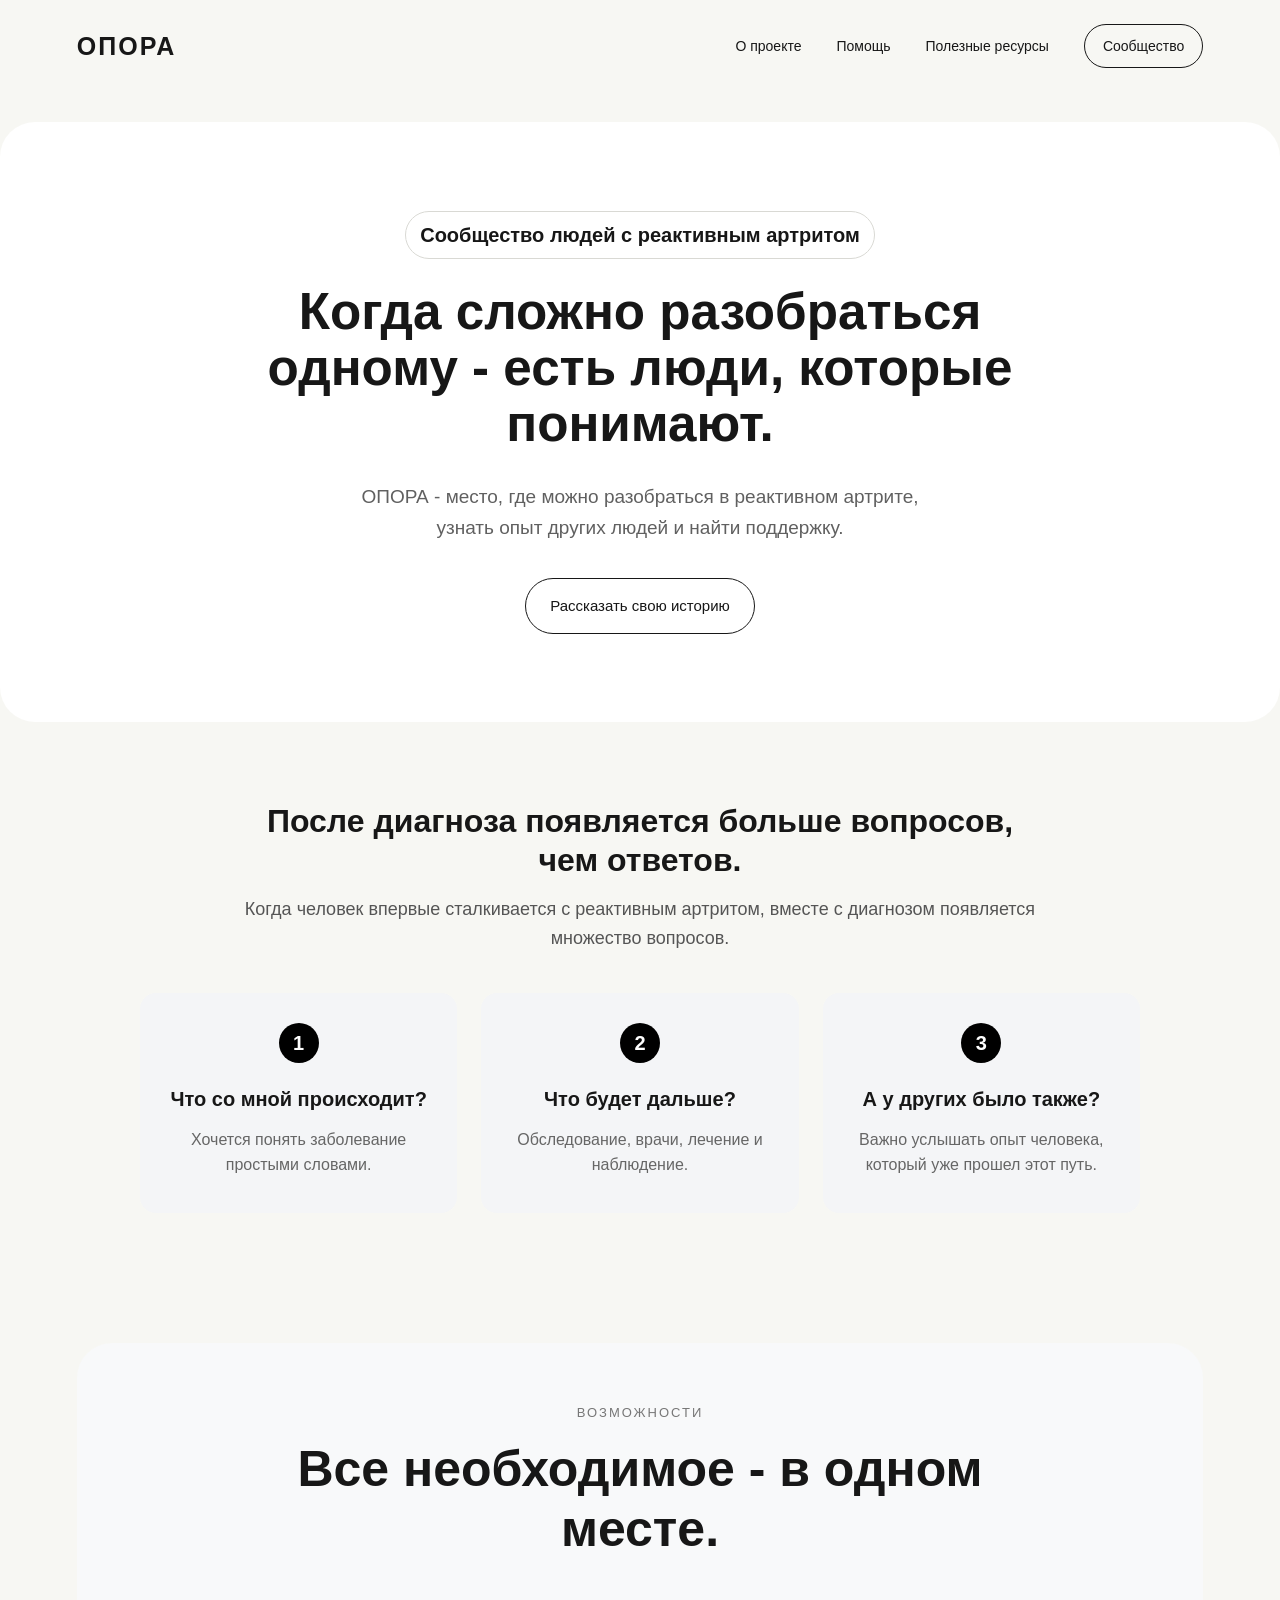
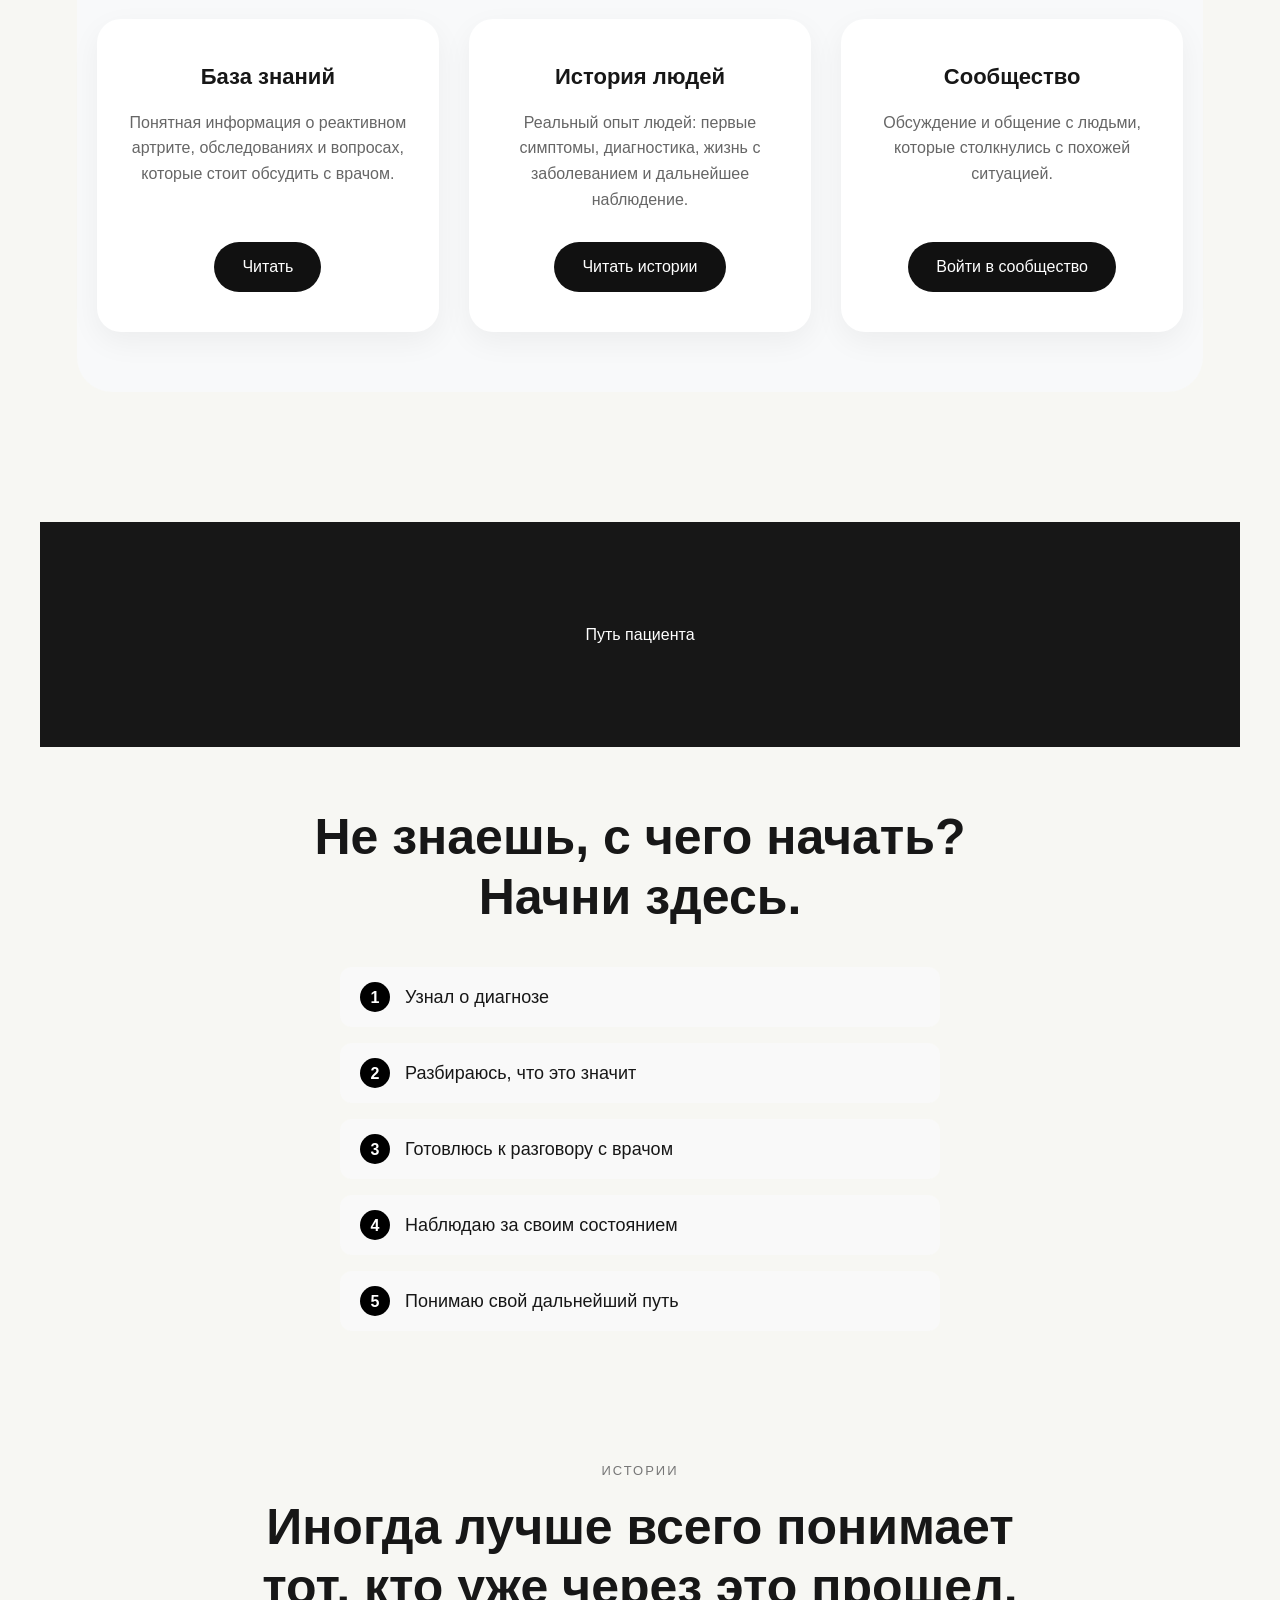
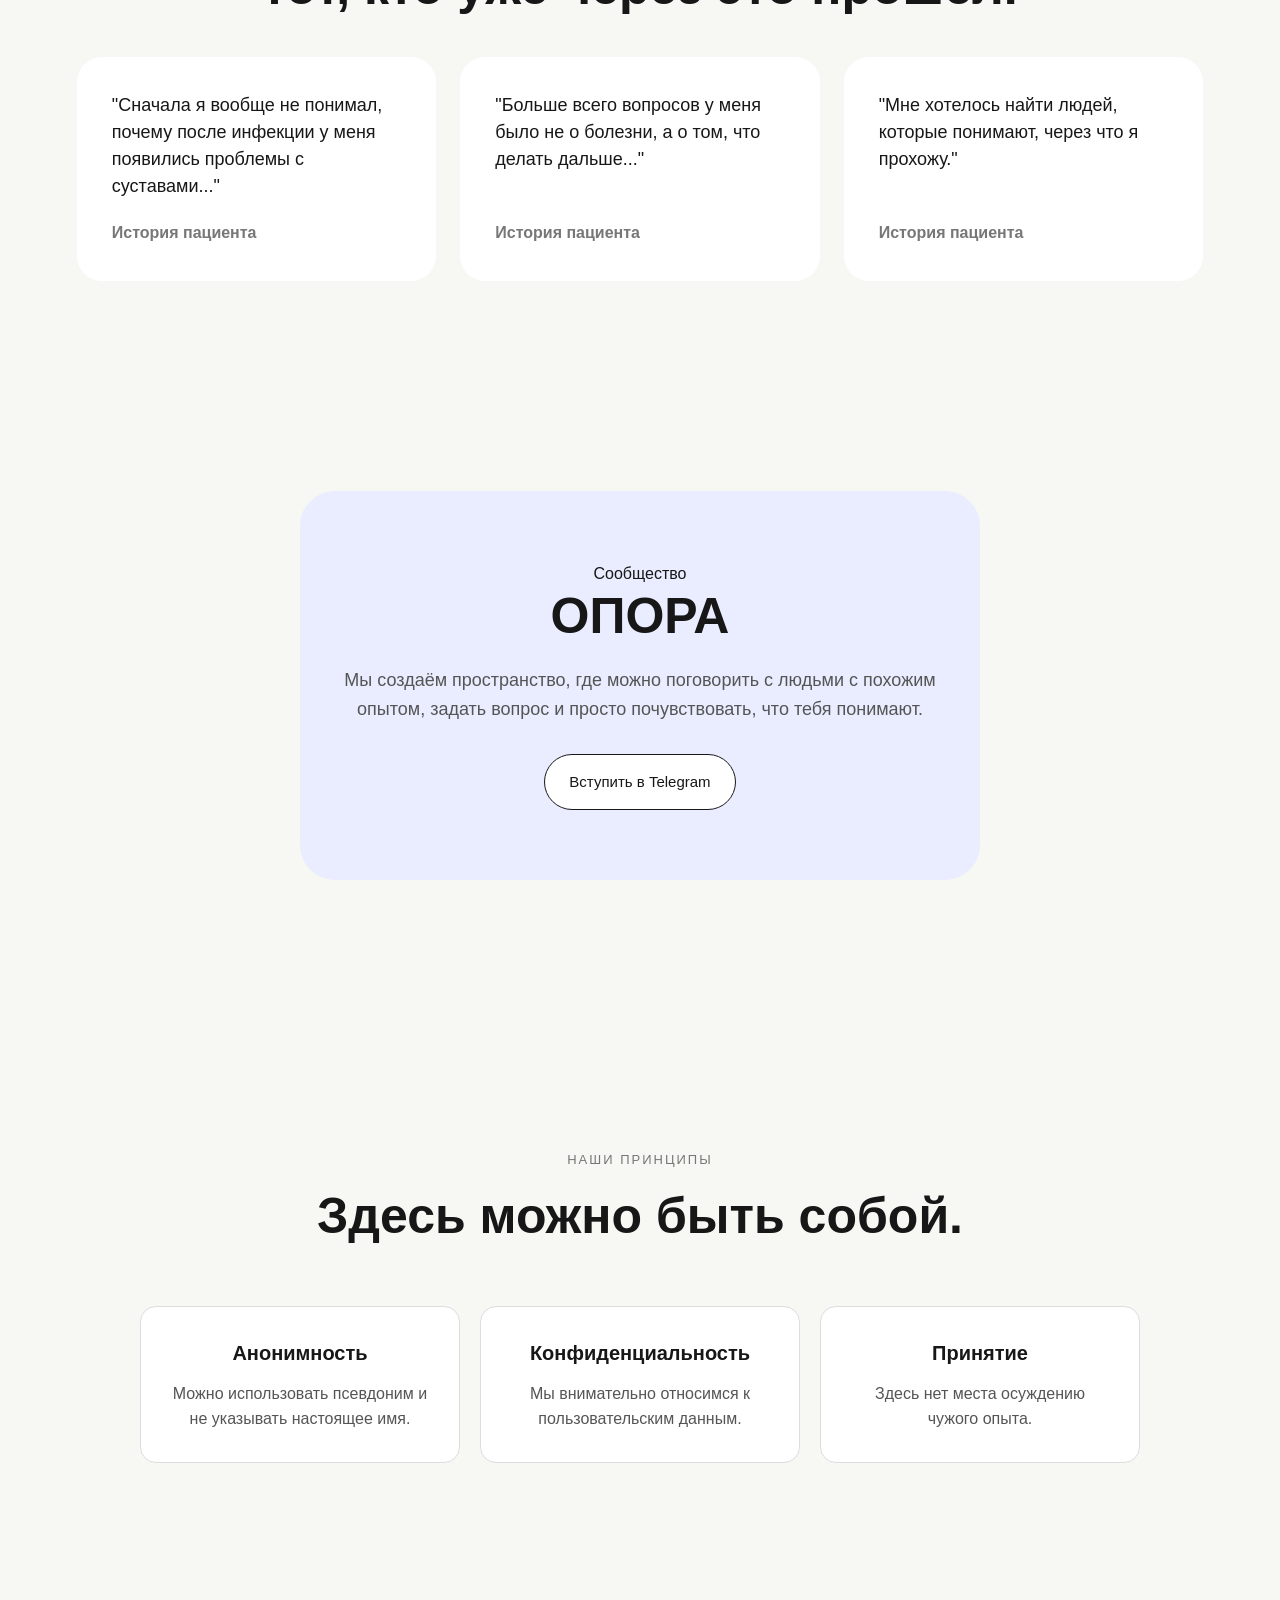
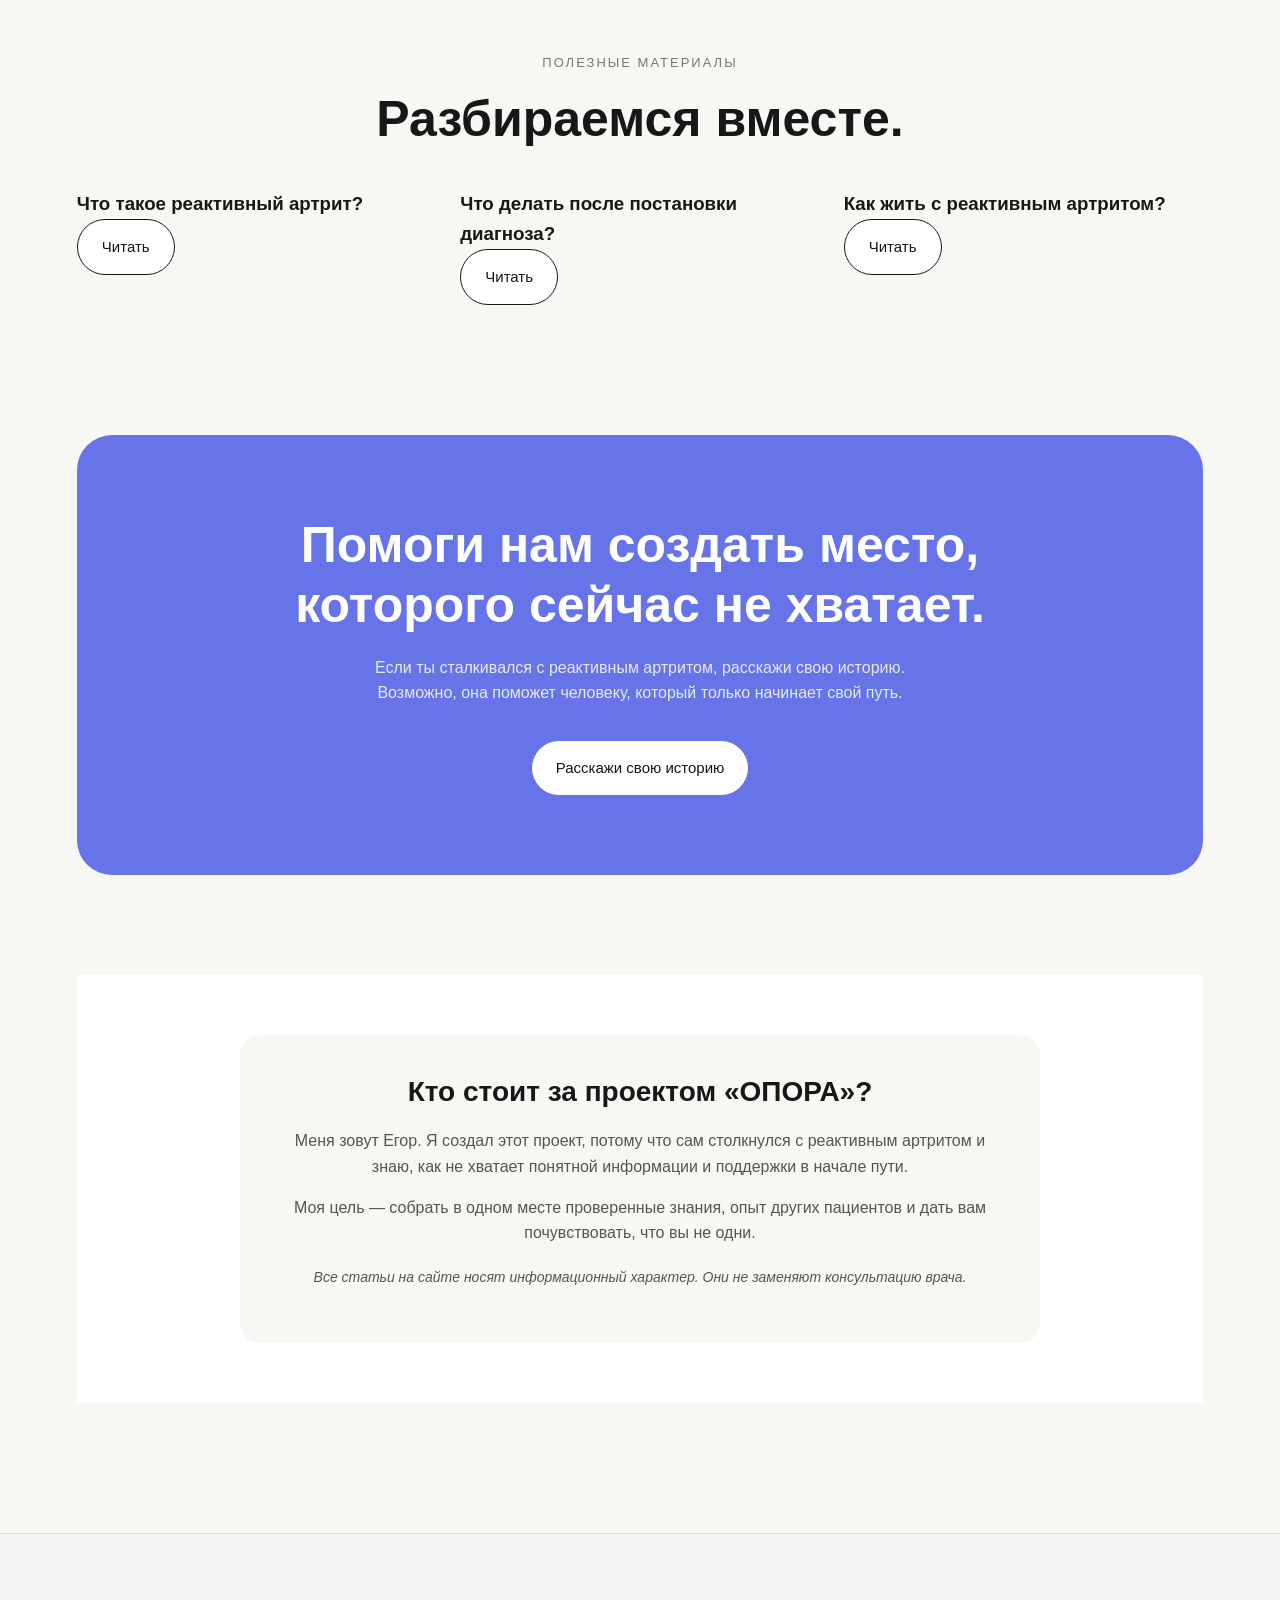
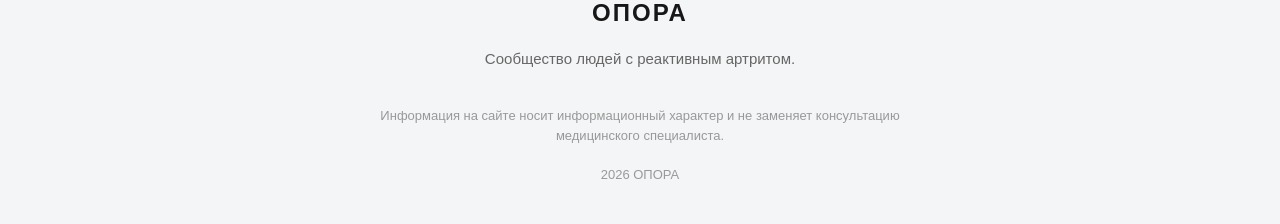
<file: index.html>
<!DOCTYPE html>
<html lang="ru">
<head>
    <meta charset="UTF-8">
    <meta name="viewport" content="width=device-width, initial-scale=1.0">
    <title>ОПОРА - сообщество с реактивным артритом</title>
    <meta name="google-site-verification" content="yNBY73GwrA-b8VcNgQuruRqRYOuj9ITaqCFQz0bScTw"/>
    <link rel="stylesheet" type="text/css" href="styles.css"/>
    <meta name="yandex-verification" content="6aac1a372d740d23" /> 
</head>
<body>

    <header>
        <a href="#" class="logo">ОПОРА</a>
        <nav>
            <a href="#about">О проекте</a>
            <a href="#help">Помощь</a>
            <a href="#articles">Полезные ресурсы</a>
            <a href="#community" class="header-button">Сообщество</a>
        </nav>
    </header>

    <main>
        
        <section class="hero">
            <div class="hero-text">
                <span class="small-label">Сообщество людей с реактивным артритом</span>
                <h1>Когда сложно разобраться одному - есть люди, которые понимают.</h1>
                <p>ОПОРА - место, где можно разобраться в реактивном артрите, узнать опыт других людей и найти поддержку.</p>
                <div class="buttons"> 
                    <a href="https://docs.google.com/forms/d/e/1FAIpQLSesxdJMpG9oDxr1cmY-q9l3NZNkHEsaygAc7LTZ16sD2tZNZA/viewform?usp=publish-editor" class="button button-dark">Рассказать свою историю</a>
                </div>
            </div>
        </section>

        
        <section class="why-opora" id="why-opora">
            <div class="why-content">
                <div class="why-text">
                    <h2>После диагноза появляется больше вопросов, чем ответов.</h2>
                    <p>Когда человек впервые сталкивается с реактивным артритом, вместе с диагнозом появляется множество вопросов.</p>
                </div>
                
                <div class="problem-grid">
                    <div class="problem-card">
                        <div class="number">1</div>           
                        <h3>Что со мной происходит?</h3>
                        <p>Хочется понять заболевание простыми словами.</p>
                    </div>
                    <div class="problem-card">
                        <div class="number">2</div>          
                        <h3>Что будет дальше?</h3>
                        <p>Обследование, врачи, лечение и наблюдение.</p>
                    </div>
                    <div class="problem-card">
                        <div class="number">3</div>
                        <h3>А у других было также?</h3>
                        <p>Важно услышать опыт человека, который уже прошел этот путь.</p>
                    </div>
                </div>
            </div>
        </section>

        
        <section id="help">
            <div class="section-label">Возможности</div>
            <h2>Все необходимое - в одном месте.</h2>

            <div class="features">
                
                <div class="feature">
                    <h3>База знаний</h3>
                    <p>Понятная информация о реактивном артрите, обследованиях и вопросах, которые стоит обсудить с врачом.</p>
                    <a href="#articles" class="feature-link">Читать</a>
                </div>

                
                <div class="feature">
                    <h3>История людей</h3>
                    <p>Реальный опыт людей: первые симптомы, диагностика, жизнь с заболеванием и дальнейшее наблюдение.</p>
                    <a href="#stories" class="feature-link">Читать истории</a>
                </div>

                
                <div class="feature">
                    <h3>Сообщество</h3>
                    <p>Обсуждение и общение с людьми, которые столкнулись с похожей ситуацией.</p>
                    <a href="#community" class="feature-link">Войти в сообщество</a>
                </div>
            </div>
        </section>

        
        <section id="patient-path">
            <div class="dark-section">
                <div class="dark-inner">
                    <div class="small-label">Путь пациента</div>
                </div>
            </div>
            <h2 class="path-title">Не знаешь, с чего начать? Начни здесь.</h2>
            
            <div class="path-list">
                <div class="path-item">
                    <span class="path-number">1</span>
                    <strong>Узнал о диагнозе</strong>
                </div>
                <div class="path-item">
                    <span class="path-number">2</span>
                    <strong>Разбираюсь, что это значит</strong>
                </div>
                <div class="path-item">
                    <span class="path-number">3</span>
                    <strong>Готовлюсь к разговору с врачом</strong>
                </div>
                <div class="path-item">
                    <span class="path-number">4</span>
                    <strong>Наблюдаю за своим состоянием</strong>
                </div>
                <div class="path-item">
                    <span class="path-number">5</span>
                    <strong>Понимаю свой дальнейший путь</strong>
                </div>
            </div>
        </section>

        
        <section id="stories"> 
            <div class="section-label">Истории</div>
            <h2>Иногда лучше всего понимает тот, кто уже через это прошел.</h2>

            <div class="stories">
                <div class="story">
                    <p>"Сначала я вообще не понимал, почему после инфекции у меня появились проблемы с суставами..."</p>
                    <div class="story-button">История пациента</div>
                </div>

                <div class="story">
                    <p>"Больше всего вопросов у меня было не о болезни, а о том, что делать дальше..."</p>
                    <div class="story-button">История пациента</div>
                </div>

                <div class="story">
                    <p>"Мне хотелось найти людей, которые понимают, через что я прохожу."</p>
                    <div class="story-button">История пациента</div>
                </div>
            </div>
        </section>

        
        <section id="community" class="community-section">
            <div class="community">
                <div class="community-text">
                    <div class="community-label">Сообщество</div>
                    <h2>ОПОРА</h2>
                    <p>Мы создаём пространство, где можно поговорить с людьми с похожим опытом, задать вопрос и просто почувствовать, что тебя понимают.</p>
                    <a href="https://t.me/+QCYAN31FMyE4MDVi" class="button button-dark" target="_blank" rel="noopener noreferrer">Вступить в Telegram</a>
                </div>
            </div>
        </section>

        
        <section class="safety-section"> 
            <div class="section-label">Наши принципы</div>
            <h2>Здесь можно быть собой.</h2>

            <div class="safety-grid">
                <div class="safety-card">
                    <h3>Анонимность</h3>
                    <p>Можно использовать псевдоним и не указывать настоящее имя.</p>
                </div>
                
                <div class="safety-card">
                    <h3>Конфиденциальность</h3>
                    <p>Мы внимательно относимся к пользовательским данным.</p>
                </div>

                <div class="safety-card">
                    <h3>Принятие</h3>
                    <p>Здесь нет места осуждению чужого опыта.</p>
                </div>
            </div>
        </section>

        <section id="articles">
            <div class="section-label">Полезные материалы</div>
            <h2>Разбираемся вместе.</h2>
            
            <div class="articles">
                <article class="article">
                    <h3>Что такое реактивный артрит?</h3>
                    <a href="disease.html" class="button">Читать</a>
                </article>

                <article class="article">
                    <h3>Что делать после постановки диагноза?</h3>
                    <a href="diagnosis.html" class="button">Читать</a>
                </article>

                <article class="article">
                    <h3>Как жить с реактивным артритом?</h3>
                    <a href="symptoms.html" class="button">Читать</a>
                </article>
            </div>
        </section>

        
        <section class="final-cta" id="story">
            <h2>Помоги нам создать место, которого сейчас не хватает.</h2>
            <p>Если ты сталкивался с реактивным артритом, расскажи свою историю. Возможно, она поможет человеку, который только начинает свой путь.</p>
            <a href="#" class="button">Расскажи свою историю</a>
        </section>

    </main>

    
<section class="about-author">
    <div class="author-card">
        <div class="author-info">
            <h2>Кто стоит за проектом «ОПОРА»?</h2>
            <p>Меня зовут Егор. Я создал этот проект, потому что сам столкнулся с реактивным артритом и знаю, как не хватает понятной информации и поддержки в начале пути.</p>
            <p>Моя цель — собрать в одном месте проверенные знания, опыт других пациентов и дать вам почувствовать, что вы не одни.</p>
            <p class="disclaimer">Все статьи на сайте носят информационный характер. Они не заменяют консультацию врача.</p>
        </div>
    </div>
</section>

    
    <footer>
        <div class="footer-logo">ОПОРА</div>
        <div class="footer-text">Сообщество людей с реактивным артритом.</div>
        <div class="footer-disclaimer">
            Информация на сайте носит информационный характер и не заменяет консультацию медицинского специалиста.
            <br><br>
            2026 ОПОРА
        </div>
    </footer>

</body>
</html>
</file>
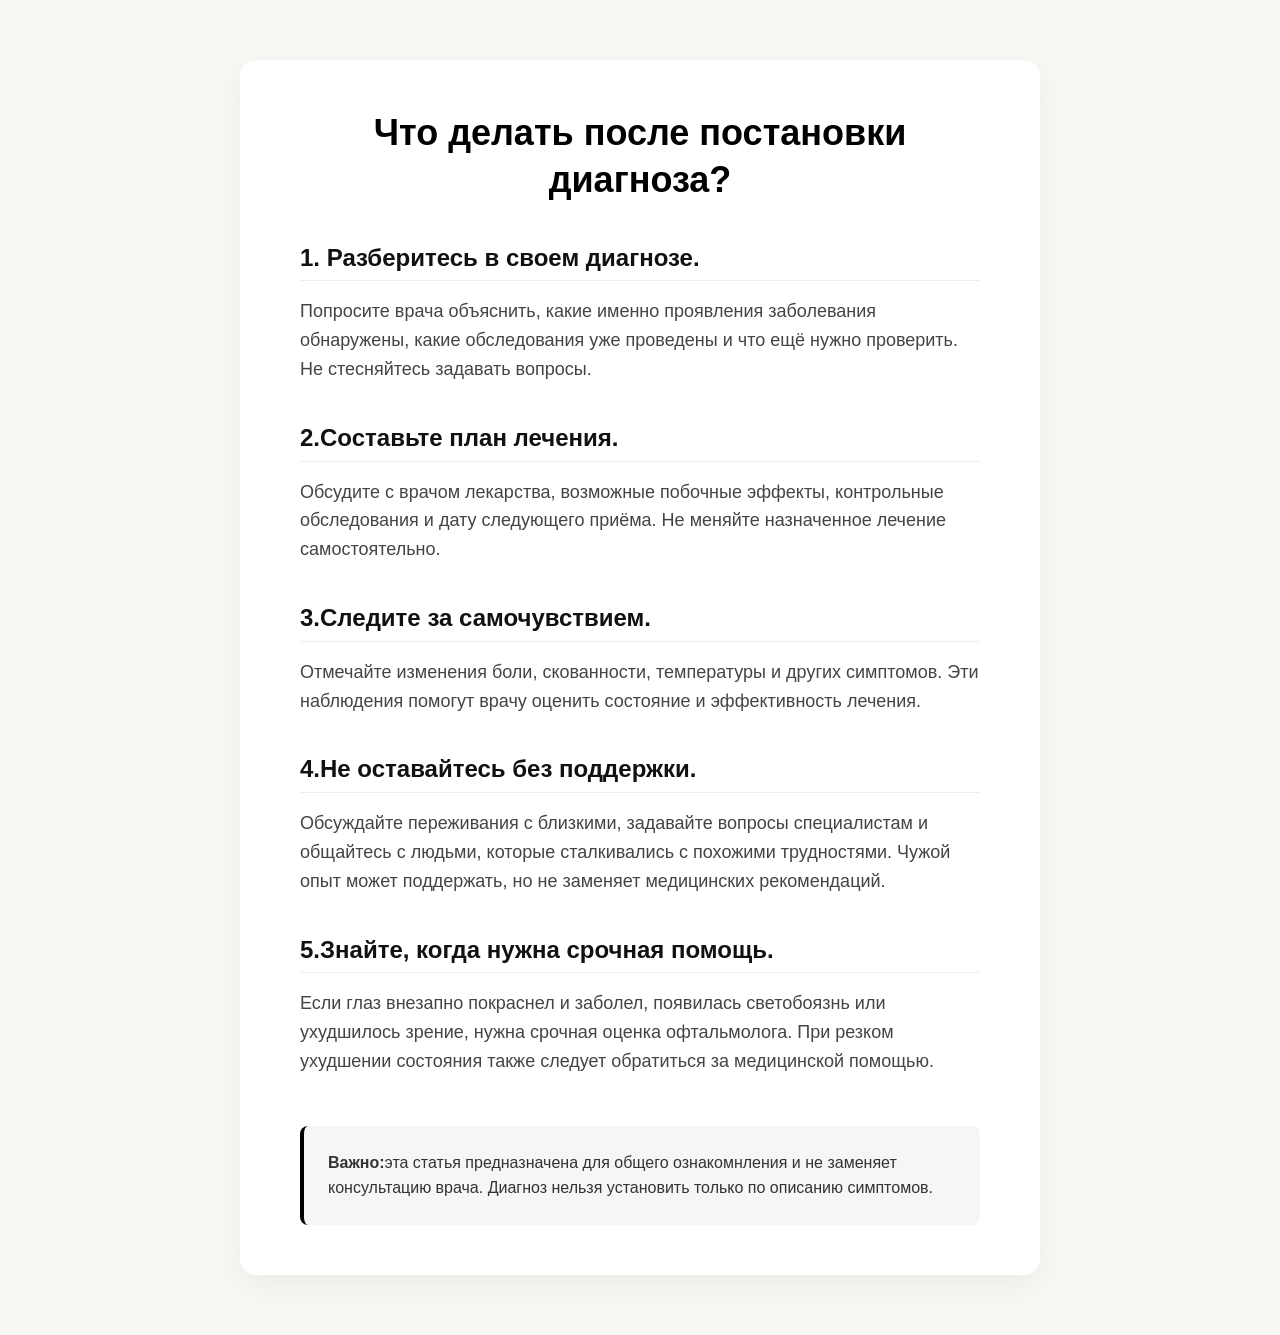
<file: diagnosis.html>
<!DOCTYPE html>
<html lang="ru">
<head>
    <meta charset="UTF-8">
    <meta name="viewport" content="width=device-width, initial-scale=1.0">
    <title>Что делать после постановки диагноза - Опора</title>
    <link rel="stylesheet" type="text/css" href="styles.css"/>
</head>
<body>
    <main class="article-container">
<h1>Что делать после постановки диагноза?</h1>

    <div class="article-content">
     <h2>1. Разберитесь в своем диагнозе.</h2>
     <p>Попросите врача объяснить, какие именно проявления заболевания обнаружены, какие обследования уже проведены и что ещё нужно проверить. Не стесняйтесь задавать вопросы.</p>

     <h2>2.Составьте план лечения.</h2>
     <p>Обсудите с врачом лекарства, возможные побочные эффекты, контрольные обследования и дату следующего приёма. Не меняйте назначенное лечение самостоятельно.</p>

     <h2>3.Следите за самочувствием.</h2>
     <p>Отмечайте изменения боли, скованности, температуры и других симптомов. Эти наблюдения помогут врачу оценить состояние и эффективность лечения.</p>

     <h2>4.Не оставайтесь без поддержки.</h2>
     <p>Обсуждайте переживания с близкими, задавайте вопросы специалистам и общайтесь с людьми, которые сталкивались с похожими трудностями. Чужой опыт может поддержать, но не заменяет медицинских рекомендаций.</p>

     <h2>5.Знайте, когда нужна срочная помощь.</h2>
     <p>Если глаз внезапно покраснел и заболел, появилась светобоязнь или ухудшилось зрение, нужна срочная оценка офтальмолога. При резком ухудшении состояния также следует обратиться за медицинской помощью.</p>
    
     <div class="note-box">
        <strong>Важно:</strong>эта статья предназначена для общего ознакомнления и не заменяет консультацию врача. Диагноз нельзя установить только по описанию симптомов.
     </div>
</div>
</main>

</body>
</html>
</file>
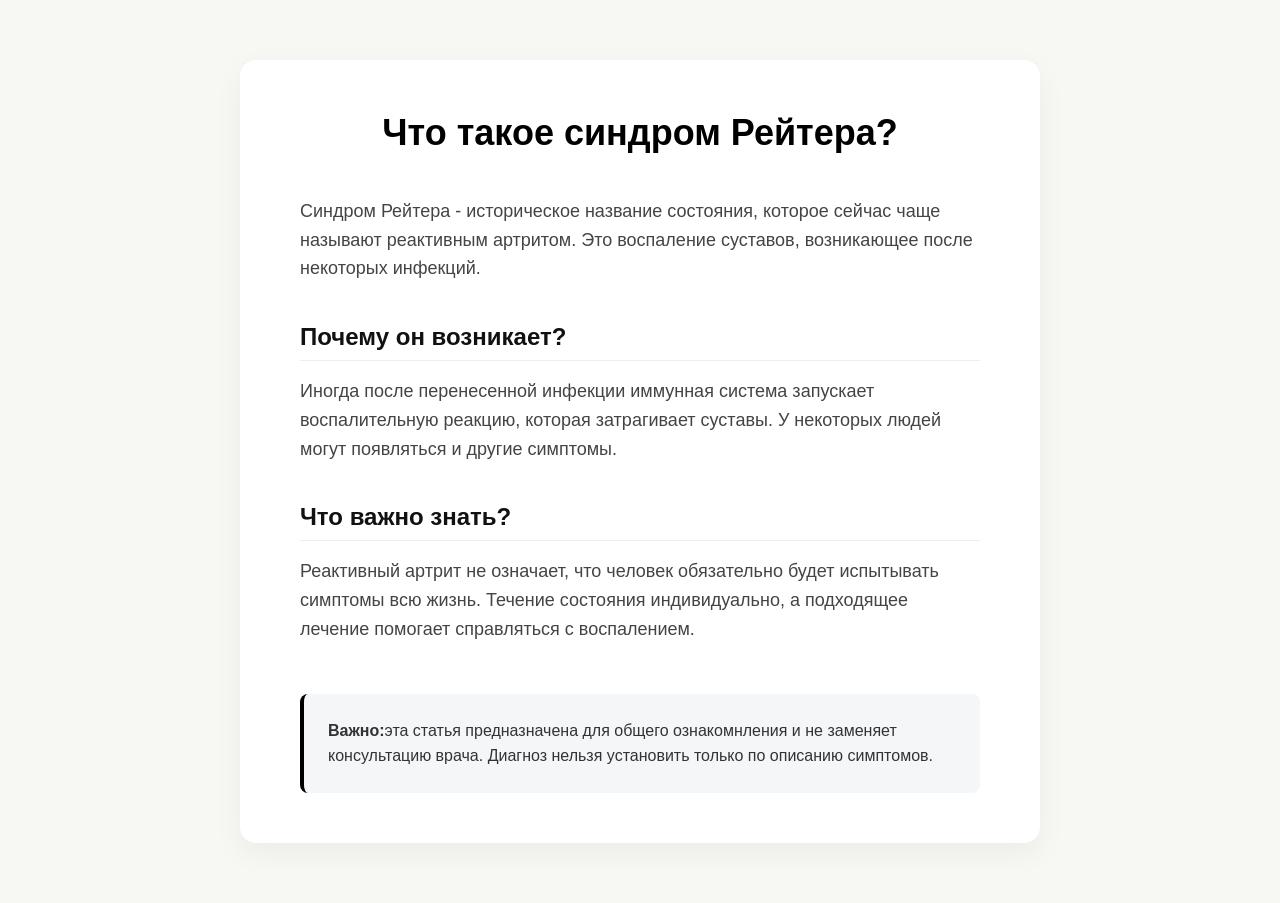
<file: disease.html>
<!DOCTYPE html>
<html lang="ru">
<head>
    <meta charset="UTF-8">
    <meta name="viewport" content="width=device-width, initial-scale=1.0">
    <title>Что такое синдром Рейтера - Опора</title>
    <link rel="stylesheet" type="text/css" href="styles.css"/>
</head>
<body>
    <main class="article-container">

<h1>Что такое синдром Рейтера?</h1>
<div class="article-content">
    <p>Синдром Рейтера - историческое название состояния, которое сейчас чаще называют реактивным артритом. Это воспаление суставов, возникающее после некоторых инфекций.</p>

     <h2>Почему он возникает?</h2>
     <p>Иногда после перенесенной инфекции иммунная система запускает воспалительную реакцию, которая затрагивает суставы. У некоторых людей могут появляться и другие симптомы.</p>

     <h2>Что важно знать?</h2>
     <p>Реактивный артрит не означает, что человек обязательно будет испытывать симптомы всю жизнь. Течение состояния индивидуально, а подходящее лечение помогает справляться с воспалением.</p>

    <div class="note-box">
        <strong>Важно:</strong>эта статья предназначена для общего ознакомнления и не заменяет консультацию врача. Диагноз нельзя установить только по описанию симптомов.
     </div>
</div>
    </main>
</body>
</html>
</file>
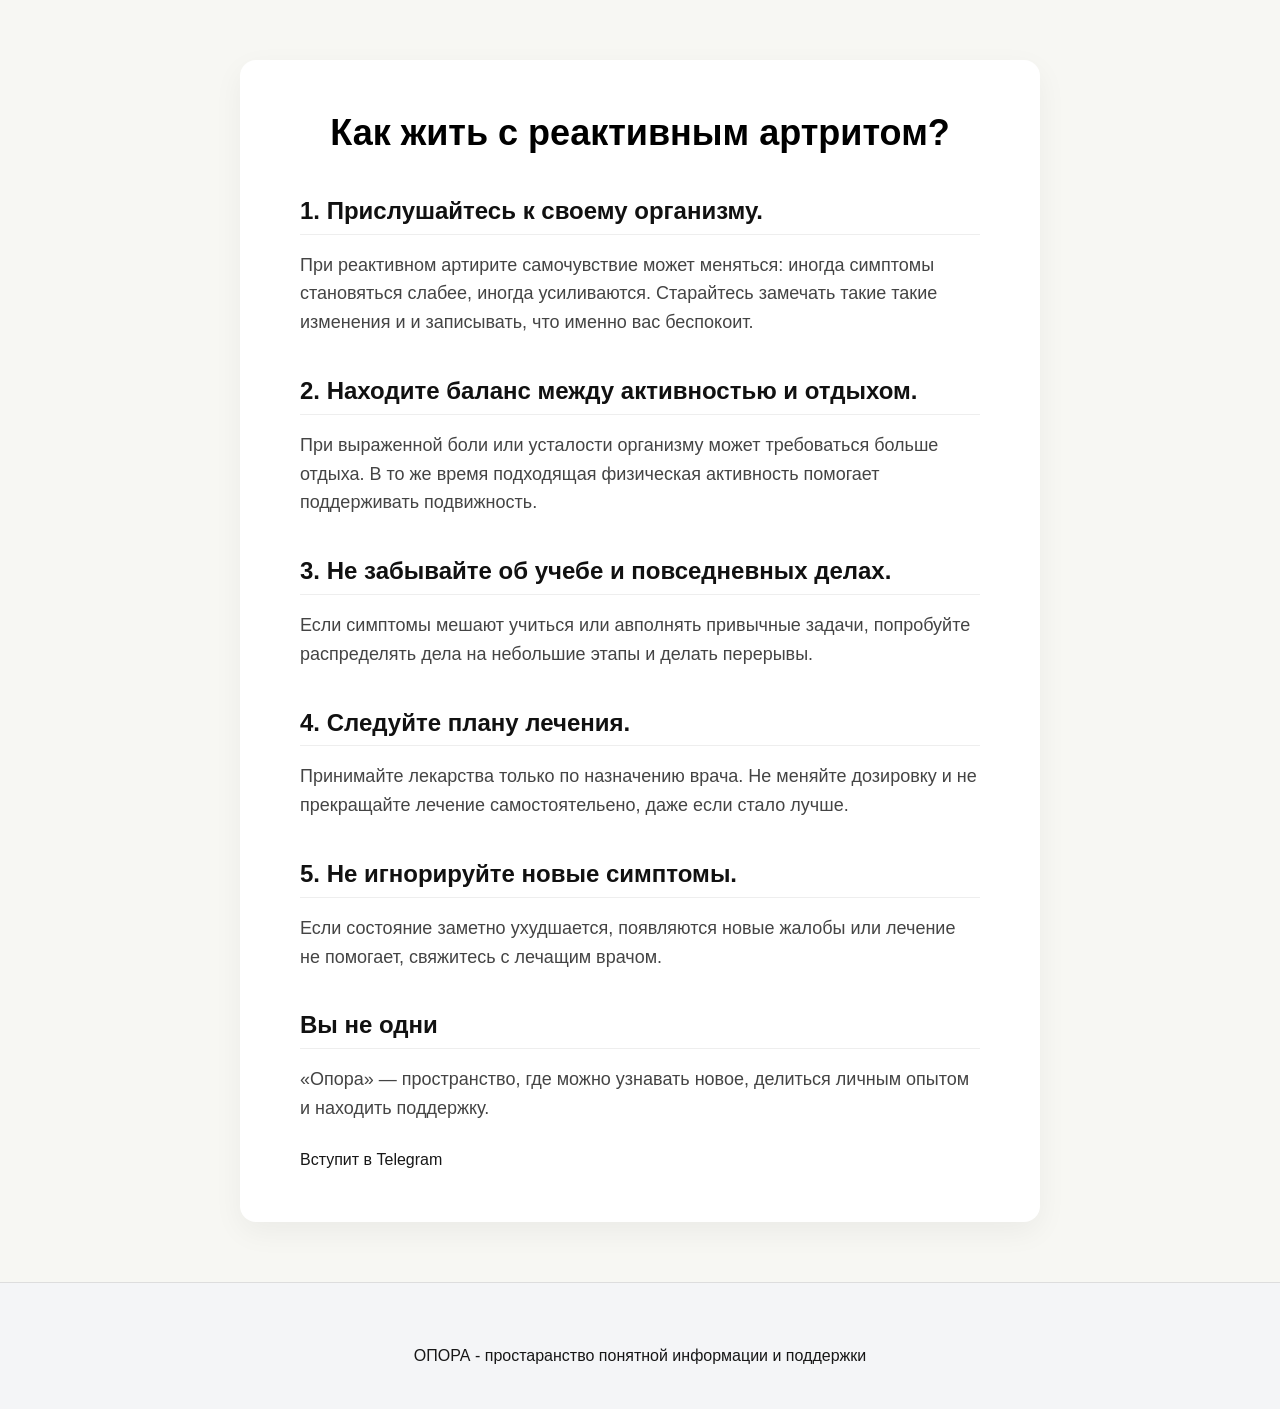
<file: symptoms.html>
<!DOCTYPE html>
<html lang="ru">
<head>
    <meta charset="UTF-8">
    <meta name="viewport" content="width=device-width, initial-scale=1.0">
    <title>Как жить с реактивным артритом - Опора</title>
    <link rel="stylesheet" type="text/css" href="styles.css"/>
</head>
<body>
    <main class="article-container">

<h1>Как жить с реактивным артритом?</h1>
<div class="article">
    <div class="article-content">
     <h2>1. Прислушайтесь к своему организму.</h2>
     <p>При реактивном артирите самочувствие может меняться: иногда симптомы становяться слабее, иногда усиливаются. Старайтесь замечать такие такие изменения и и записывать, что именно вас беспокоит.</p>

     <h2>2. Находите баланс между активностью и отдыхом.</h2>
     <p>При выраженной боли или усталости организму может требоваться больше отдыха. В то же время подходящая физическая активность помогает поддерживать подвижность.</p>

     <h2>3. Не забывайте об учебе и повседневных делах.</h2>
     <p>Если симптомы мешают учиться или авполнять привычные задачи, попробуйте распределять дела на небольшие этапы и делать перерывы.</p>

     <h2>4. Следуйте плану лечения.</h2>
     <p>Принимайте лекарства только по назначению врача. Не меняйте дозировку и не прекращайте лечение самостоятельено, даже если стало лучше.</p>

     <h2>5. Не игнорируйте новые симптомы.</h2>
     <p>Если состояние заметно ухудшается, появляются новые жалобы или лечение не помогает, свяжитесь с лечащим врачом.</p>

    <div class="community-box">
        <h2>Вы не одни</h2>
        <p>«Опора» — пространство, где можно узнавать новое, делиться личным опытом и находить поддержку.</p>
   <a href="https://t.me/+QCYAN31FMyE4MDVi" class="batton" target="_blank" rel="noopener njreferrer">Вступит в Telegram</a>
</div>
    </div>
</main>
<footer>ОПОРА - простаранство понятной информации и поддержки</footer>
</body>
</html>
</file>
<file: styles.css>
* {
    box-sizing: border-box;
    margin: 0;
    padding: 0;
}

html {
    scroll-behavior: smooth;
}

body {
    font-family: Arial, Helvetica, sans-serif;
    background: #f7f7f3;
    color: #171717;
    line-height: 1.6;
}

a {
    color: inherit;
    text-decoration: none;
}

img {
    max-width: 100%;
    display: block;
}


header {
    width: 100%;
    padding: 24px 6%;
    display: flex;
    justify-content: space-between;
    align-items: center;
    background: #f7f7f3;
}

.logo {
    font-size: 25px;
    font-weight: 800;
    letter-spacing: 2px;
}

nav {
    display: flex;
    gap: 35px;
    align-items: center;
    font-size: 14px;
}

nav a:hover {
    opacity: 0.5;
}

.header-button {
    border: 1px solid #171717;
    padding: 10px 18px;
    border-radius: 30px;
}


section {
    width: 88%;
    max-width: 1200px;
    margin: 0 auto 130px;
    display: flex;
    flex-direction: column;
    align-items: center; 
}

.section-label {
    font-size: 13px;
    text-transform: uppercase;
    letter-spacing: 2px;
    color: #777;
    margin-bottom: 15px;
    text-align: center;
}

h1 {
    font-size: clamp(36px, 4vw, 60px);
    line-height: 1.1;
    margin-bottom: 30px;
}

h2 {
    font-size: clamp(32px, 4vw, 50px);
    line-height: 1.2;
    margin-bottom: 40px;
    text-align: center;
    max-width: 800px;
}

.button {
    display: inline-block;
    padding: 15px 24px;
    border-radius: 30px;
    border: 1px solid #171717;
    font-size: 15px;
    transition: 0.2s;
    background: white;
    text-align: center;
}

.button:hover {
    transform: translateY(-2px);
}

.button-dark {
    background: white;
    color: #171717;
    border: 1px solid #171717
}


.hero {
    width: 100%;
    max-width: 1400px;
    margin: 30px auto 80px;
    padding: 60px 20px;
    min-height: 600px;
    border-radius: 35px;
    background: white;
    display: flex;
    justify-content: center;
    align-items: center;
    overflow: hidden;
}

.hero-text {
    width: 100%;
    max-width: 800px;
    display: flex;
    flex-direction: column;
    align-items: center;
    text-align: center;
}

.hero-text .small-label {
    display: inline-block;
    border: 1px solid #d9d9d4;
    padding: 7px 14px;
    border-radius: 30px;
    font-size: 20px;
    font-weight: 700;
    margin-bottom: 25px;
}

.hero-text h1 {
    max-width: 750px;
}

.hero-text p {
    max-width: 600px;
    font-size: 19px;
    color: #606060;
    margin-bottom: 35px;
}

.buttons {
    display: flex;
    justify-content: center;
    gap: 12px;
    flex-wrap: wrap;
}


.why-content {
    width: 100%;
    max-width: 1000px;
    display: flex;
    flex-direction: column;
    align-items: center;
    text-align: center;
}

.why-text {
    max-width: 800px;
    margin-bottom: 40px;
}

.why-text h2 {
    font-size: 32px;
    margin-bottom: 16px;
}

.why-text p {
    font-size: 18px;
    color: #555;
}

.problem-grid {
    display: grid;
    grid-template-columns: repeat(auto-fit, minmax(280px, 1fr));
    gap: 24px;
    width: 100%;
    justify-content: center;
}

.problem-card {
    background: #f4f5f7;
    border-radius: 16px;
    padding: 30px;
    display: flex;
    flex-direction: column;
    align-items: center;
    text-align: center;
    min-height: 220px;
}

.number {
    width: 40px;
    height: 40px;
    background: #000;
    color: #fff;
    border-radius: 50%;
    display: flex;
    justify-content: center;
    align-items: center;
    font-weight: bold;
    font-size: 20px;
    margin-bottom: 20px;
}

.problem-card h3 {
    font-size: 20px;
    margin-bottom: 12px;
}

.problem-card p {
    font-size: 16px;
    color: #666;
}


#help {
    padding: 60px 20px;
    background-color: #f8f9fa;
    border-radius: 35px;
}

.features {
    display: grid;
    grid-template-columns: repeat(auto-fit, minmax(280px, 1fr));
    gap: 30px;
    width: 100%;
    max-width: 1100px;
    margin-top: 20px;
}

.feature {
    background: #ffffff;
    padding: 40px 30px;
    border-radius: 24px;
    box-shadow: 0 10px 30px rgba(0, 0, 0, 0.05);
    display: flex;
    flex-direction: column;
    align-items: center;
    text-align: center;
    transition: transform 0.3s ease, box-shadow 0.3s ease;
}

.feature:hover {
    transform: translateY(-5px);
    box-shadow: 0 15px 35px rgba(0, 0, 0, 0.1);
}

.feature-icon {
    width: 70px;
    height: 70px;
    background: #eef2f5;
    border-radius: 50%;
    margin-bottom: 24px;
}

.feature h3 {
    font-size: 22px;
    margin-bottom: 16px;
}

.feature p {
    font-size: 16px;
    color: #666;
    margin-bottom: 30px;
    flex-grow: 1; 
}

.feature-link {
    display: inline-block;
    padding: 12px 28px;
    background: #111;
    color: #fff !important;
    border-radius: 100px;
    font-weight: 500;
    font-size: 16px;
    transition: background 0.3s ease;
}

.feature-link:hover {
    background: #333;
}


#patient-path {
    width: 100%;
    margin-bottom: 130px;
    display: block;
}

.dark-section {
    width: 100%;
    background: #171717;
    color: white;
    padding: 100px 6%;
    margin-bottom: 60px;
}

.dark-inner {
    max-width: 1200px;
    margin: auto;
    text-align: center;
}

.dark-section .section-label {
    color: #999;
}

.path-title {
    text-align: center;
    margin: 0 auto 40px;
    max-width: 800px;
    padding: 0 20px;
}

.path-list {
    display: flex;
    flex-direction: column;
    align-items: center;
    gap: 16px;
    margin: 0 auto;
    max-width: 600px;
}

.path-item {
    display: flex;
    align-items: center;
    gap: 15px;
    width: 100%;
    padding: 15px 20px;
    background: #f9f9f9;
    border-radius: 12px;
}

.path-number {
    display: flex;
    justify-content: center;
    align-items: center;
    width: 30px;
    height: 30px;
    background: #000;
    color: #fff;
    border-radius: 50%;
    font-weight: bold;
    flex-shrink: 0;
}

.path-item strong {
    font-size: 18px;
    font-weight: 500;
    text-align: left;
}


#stories {
    text-align: center;
}

.stories {
    display: grid;
    grid-template-columns: repeat(auto-fit, minmax(300px, 1fr));
    gap: 24px;
    width: 100%;
}

.story {
    background: white;
    border-radius: 25px;
    padding: 35px;
    display: flex;
    flex-direction: column;
    justify-content: space-between;
    text-align: left;
}

.story p {
    font-size: 18px;
    line-height: 1.5;
    margin-bottom: 20px;
}

.story-button {
    color: #777;
    font-size: 16px;
    font-weight: 600;
}


.community-section {
    padding: 80px 20px;
    text-align: center;
    display: flex;
    flex-direction: column;
    align-items: center;
}

.community {
    background: #e9edff;
    border-radius: 35px;
    padding: 70px 40px;
    display: flex;
    flex-direction: column;
    align-items: center;
    max-width: 900px;
}

.community-text {
    max-width: 600px;
}

.community h2 {
    margin-bottom: 20px;
}

.community p {
    color: #555;
    margin-bottom: 30px;
    font-size: 18px;
}


.safety-section {
    padding: 60px 20px;
    text-align: center;
}

.safety-grid {
    display: grid;
    grid-template-columns: repeat(auto-fit, minmax(250px, 1fr));
    gap: 20px;
    max-width: 1000px;
    width: 100%;
    margin-top: 20px;
}

.safety-card {
    background: white;
    padding: 30px;
    border-radius: 16px;
    border: 1px solid #ddd;
}

.safety-card h3 {
    margin-bottom: 12px;
    font-size: 20px;
}

.safety-card p {
    color: #555;
    font-size: 16px;
}


#articles h2 {
    margin-left: auto;
    margin-right: auto;
}

.articles {
    display: grid;
    grid-template-columns: repeat(auto-fit, minmax(280px, 1fr));
    gap: 24px;
    width: 100%;
}

.article-card { 
    background: white;
    border-radius: 25px;
    padding: 30px;
    min-height: 240px;
    display: flex;
    flex-direction: column;
    justify-content: space-between;
    text-align: left;
}

.article-card h3 {
    font-size: 22px;
    margin-bottom: 20px;
}

.article-card .button {
    align-self: flex-start;
}


.final-cta {
    width: 88%;
    max-width: 1200px;
    margin: 0 auto 100px;
    padding: 80px 40px;
    background: #6674e8;
    color: white;
    border-radius: 35px;
    text-align: center;
}

.final-cta h2 {
    margin: 0 auto 20px;
    max-width: 750px;
}

.final-cta p {
    max-width: 550px;
    margin: 0 auto 35px;
    opacity: 0.85;
}

.final-cta .button {
    background: white;
    color: #171717;
    border: none;
}


footer {
    padding: 60px 6% 40px;
    background: #f4f5f7;
    border-top: 1px solid #ddd;
    display: flex;
    flex-direction: column;
    align-items: center;
    text-align: center;
    gap: 15px;
}

.footer-logo {
    font-size: 24px;
    font-weight: 800;
    letter-spacing: 2px;
}

.footer-text {
    color: #666;
    font-size: 15px;
}

.footer-disclaimer {
    font-size: 13px;
    color: #999;
    max-width: 600px;
    line-height: 1.5;
    margin-top: 20px;
}


.page-header {
    padding: 20px 6%;
}

.back-link {
    color: #555;
    font-weight: 500;
}

.kb-container {
    max-width: 1100px;
    margin: 0 auto;
    padding: 40px 20px 80px;
}

.kb-container h1 {
    text-align: center;
    margin-bottom: 20px;
}

.kb-description {
    text-align: center;
    font-size: 18px;
    color: #666;
    max-width: 700px;
    margin: 0 auto 60px;
}

.kb-grid {
    display: grid;
    grid-template-columns: repeat(auto-fill, minmax(320px, 1fr));
    gap: 30px;
}

.kb-card {
    display: flex;
    flex-direction: column;
    background: #ffffff;
    padding: 30px;
    border-radius: 16px;
    box-shadow: 0 4px 20px rgba(0, 0, 0, 0.05);
    border: 1px solid #eee;
    transition: transform 0.3s ease, box-shadow 0.3s ease;
}

.kb-card:hover {
    transform: translateY(-5px);
    box-shadow: 0 12px 30px rgba(0, 0, 0, 0.1);
}

.kb-card h2 {
    font-size: 22px;
    margin-bottom: 12px;
    color: #000;
    text-align: left;
}

.kb-card p {
    font-size: 16px;
    color: #555;
    text-align: left;
}


.article-container {
    max-width: 800px;
    margin: 60px auto;
    background-color: #ffffff;
    padding: 50px 60px;
    border-radius: 16px;
    box-shadow: 0 10px 30px rgba(0, 0, 0, 0.05);
}

.article-container h1 {
    font-size: 36px;
    line-height: 1.3;
    text-align: center;
    color: #000;
    margin-bottom: 40px;
}

.article-content h2 {
    font-size: 24px;
    color: #111;
    margin-top: 40px;
    margin-bottom: 16px;
    border-bottom: 1px solid #eee;
    padding-bottom: 8px;
    text-align: left;
}

.article-content p {
    font-size: 18px;
    margin-bottom: 24px;
    color: #444;
    text-align: left;
}

.note-box {
    background-color: #f4f6f8;
    border-left: 4px solid #000;
    padding: 24px;
    border-radius: 8px;
    margin-top: 50px;
    font-size: 16px;
    color: #333;
    text-align: left;
}


@media (max-width: 850px) {
    header {
        flex-direction: column;
        gap: 15px;
        padding: 20px 6%;
    }
    
    nav {
        gap: 15px;
        flex-wrap: wrap;
        justify-content: center;
    }

    .hero {
        padding: 40px 20px;
        margin-top: 10px;
        min-height: auto;
    }

    section {
        margin-bottom: 90px;
    }

    .dark-section {
        padding: 60px 6%;
        margin-bottom: 40px;
    }
}

@media (max-width: 768px) {
    h1 {
        font-size: 32px;
    }
    
    h2 {
        font-size: 28px;
    }

    .hero-text .buttons {
        width: 100%;
    }
    
    .hero-text .buttons a.button {
        display: block;
        width: 100%;
    }

    .community {
        padding: 40px 20px;
    }

    .final-cta {
        padding: 50px 20px;
    }

    .article-container {
        margin: 20px;
        padding: 30px 20px;
    }
    
    .article-container h1 {
        font-size: 28px;
    }
}

.button:hover {
    background: #f0f0f0
}


html, body {
    overflow-x: hidden;
    width: 100%;
}

html, body {
    overflow-x: hidden; 
    width: 100%;
}

.about-author {
    padding: 60px 20px;
    background-color: #fff;
    text-align: center;
}
.author-card {
    max-width: 800px;
    margin: 0 auto;
    padding: 40px;
    background: #f7f7f3;
    border-radius: 20px;
}
.author-info h2 {
    margin-bottom: 20px;
    font-size: 28px;
}
.author-info p {
    color: #555;
    margin-bottom: 15px;
    line-height: 1.6;
}
.disclaimer {
    font-size: 14px;
    color: #888;
    margin-top: 20px;
    font-style: italic;
}

@media (max-width: 850px) {
    header {
        flex-direction: column;
        gap: 15px;
        padding: 20px;
    }
    
    nav {
        width: 100%;
        display: flex;
        justify-content: center;
        flex-wrap: wrap; 
        gap: 15px;
    }
}
</file>
